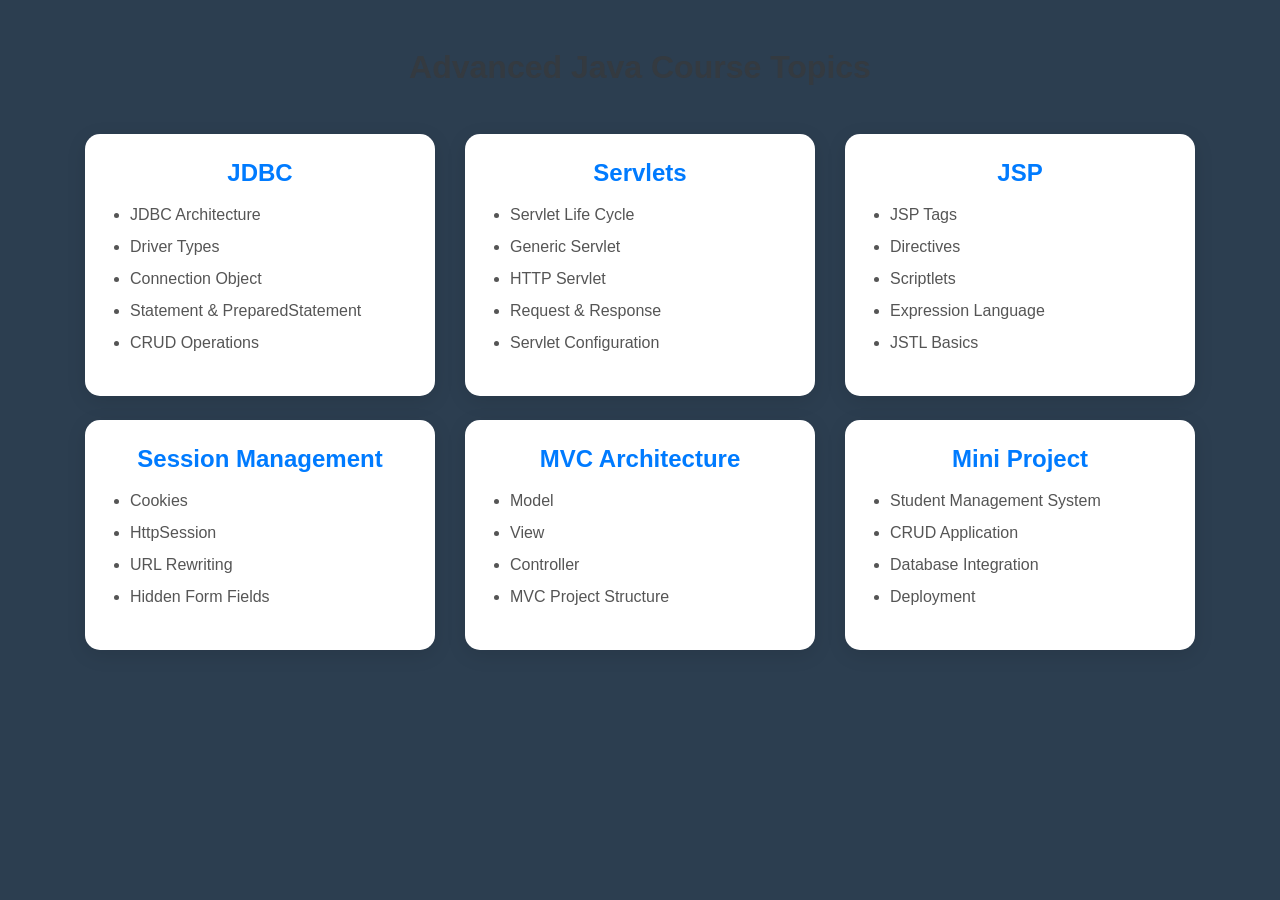
<file: advancedjava.html>
<!DOCTYPE html>
<html lang="en">
<head>
<meta charset="UTF-8">
<meta name="viewport" content="width=device-width, initial-scale=1">

<title>Advanced Java Course</title>

<link rel="stylesheet" href="https://stackpath.bootstrapcdn.com/bootstrap/4.5.2/css/bootstrap.min.css">
<link rel="stylesheet" href="advancedjava.css">
</head>

<body>

<section class="py-5">
<div class="container">

<h2 class="text-center mb-5">Advanced Java Course Topics</h2>

<div class="row">

<div class="col-md-4 mb-4 d-flex">
<div class="topic-card w-100">
<h4>JDBC</h4>
<ul>
<li>JDBC Architecture</li>
<li>Driver Types</li>
<li>Connection Object</li>
<li>Statement & PreparedStatement</li>
<li>CRUD Operations</li>
</ul>
</div>
</div>

<div class="col-md-4 mb-4 d-flex">
<div class="topic-card w-100">
<h4>Servlets</h4>
<ul>
<li>Servlet Life Cycle</li>
<li>Generic Servlet</li>
<li>HTTP Servlet</li>
<li>Request & Response</li>
<li>Servlet Configuration</li>
</ul>
</div>
</div>

<div class="col-md-4 mb-4 d-flex">
<div class="topic-card w-100">
<h4>JSP</h4>
<ul>
<li>JSP Tags</li>
<li>Directives</li>
<li>Scriptlets</li>
<li>Expression Language</li>
<li>JSTL Basics</li>
</ul>
</div>
</div>

<div class="col-md-4 mb-4 d-flex">
<div class="topic-card w-100">
<h4>Session Management</h4>
<ul>
<li>Cookies</li>
<li>HttpSession</li>
<li>URL Rewriting</li>
<li>Hidden Form Fields</li>
</ul>
</div>
</div>

<div class="col-md-4 mb-4 d-flex">
<div class="topic-card w-100">
<h4>MVC Architecture</h4>
<ul>
<li>Model</li>
<li>View</li>
<li>Controller</li>
<li>MVC Project Structure</li>
</ul>
</div>
</div>

<div class="col-md-4 mb-4 d-flex">
<div class="topic-card w-100">
<h4>Mini Project</h4>
<ul>
<li>Student Management System</li>
<li>CRUD Application</li>
<li>Database Integration</li>
<li>Deployment</li>
</ul>
</div>
</div>

</div>
</div>
</section>

</body>
</html>
</file>
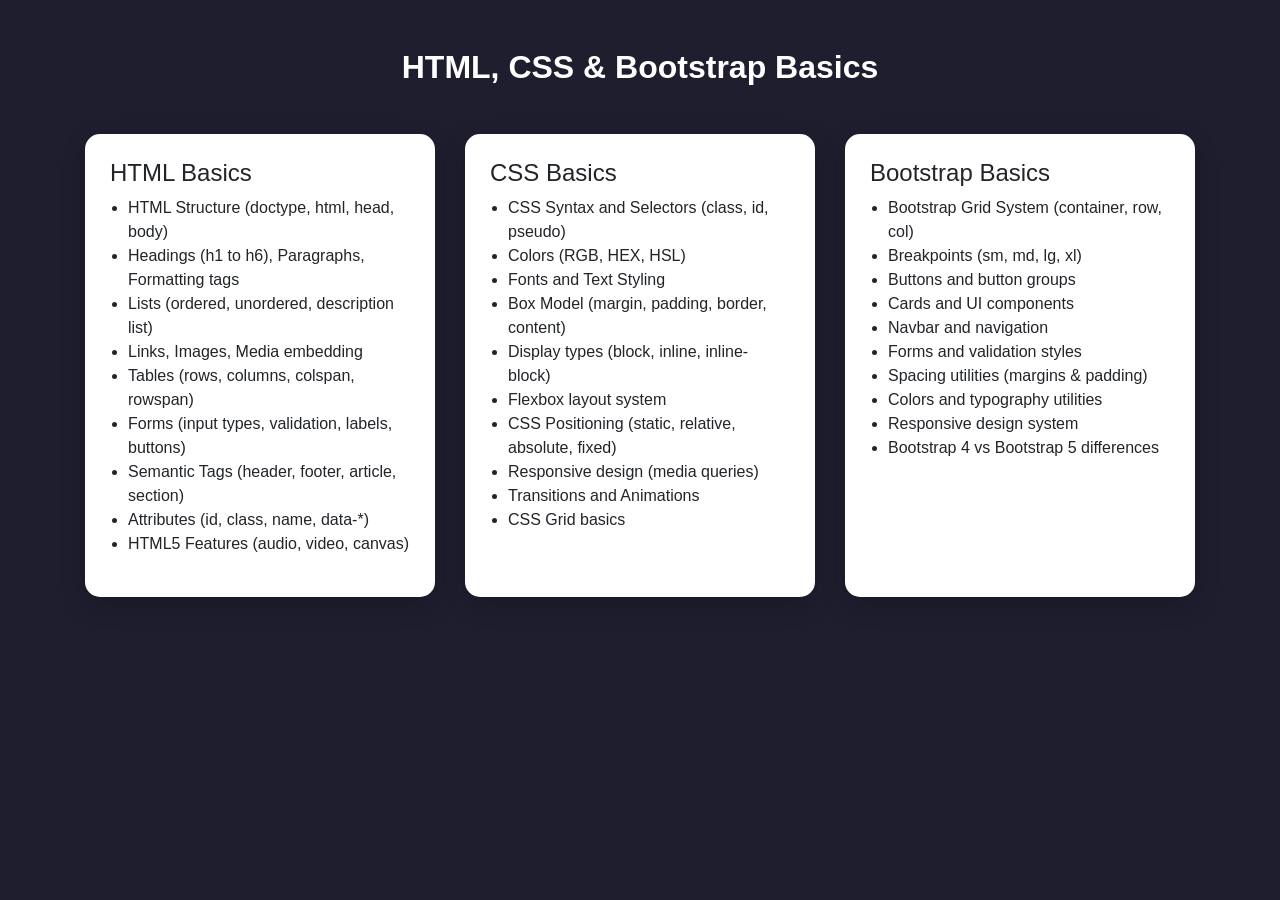
<file: enroll.html>
<!DOCTYPE html>
<html lang="en">
<head>
<meta charset="UTF-8">
<meta name="viewport" content="width=device-width, initial-scale=1">

<title>Web Development Course</title>

<link rel="stylesheet" href="https://stackpath.bootstrapcdn.com/bootstrap/4.5.2/css/bootstrap.min.css">
<link rel="stylesheet" href="enroll.css">
</head>

<body>

<section class="py-5">
<div class="container">

<h2 class="text-center mb-5">HTML, CSS & Bootstrap Basics</h2>

<div class="row">


<div class="col-md-4 mb-4 d-flex">
    <div class="topic-card w-100">
        <h4>HTML Basics</h4>
<ul>
    <li>HTML Structure (doctype, html, head, body)</li>
    <li>Headings (h1 to h6), Paragraphs, Formatting tags</li>
    <li>Lists (ordered, unordered, description list)</li>
    <li>Links, Images, Media embedding</li>
    <li>Tables (rows, columns, colspan, rowspan)</li>
    <li>Forms (input types, validation, labels, buttons)</li>
    <li>Semantic Tags (header, footer, article, section)</li>
    <li>Attributes (id, class, name, data-*)</li>
    <li>HTML5 Features (audio, video, canvas)</li>
</ul>
    </div>
</div>


<div class="col-md-4 mb-4 d-flex">
    <div class="topic-card w-100">
        <h4>CSS Basics</h4>
<ul>
    <li>CSS Syntax and Selectors (class, id, pseudo)</li>
    <li>Colors (RGB, HEX, HSL)</li>
    <li>Fonts and Text Styling</li>
    <li>Box Model (margin, padding, border, content)</li>
    <li>Display types (block, inline, inline-block)</li>
    <li>Flexbox layout system</li>
    <li>CSS Positioning (static, relative, absolute, fixed)</li>
    <li>Responsive design (media queries)</li>
    <li>Transitions and Animations</li>
    <li>CSS Grid basics</li>
</ul>
    </div>
</div>


<div class="col-md-4 mb-4 d-flex">
    <div class="topic-card w-100">
        <h4>Bootstrap Basics</h4>
        
<ul>
    <li>Bootstrap Grid System (container, row, col)</li>
    <li>Breakpoints (sm, md, lg, xl)</li>
    <li>Buttons and button groups</li>
    <li>Cards and UI components</li>
    <li>Navbar and navigation</li>
    <li>Forms and validation styles</li>
    <li>Spacing utilities (margins & padding)</li>
    <li>Colors and typography utilities</li>
    <li>Responsive design system</li>
    <li>Bootstrap 4 vs Bootstrap 5 differences</li>
</ul>
    </div>
</div>


</div>
</div>
</section>

</body>
</html>
</file>
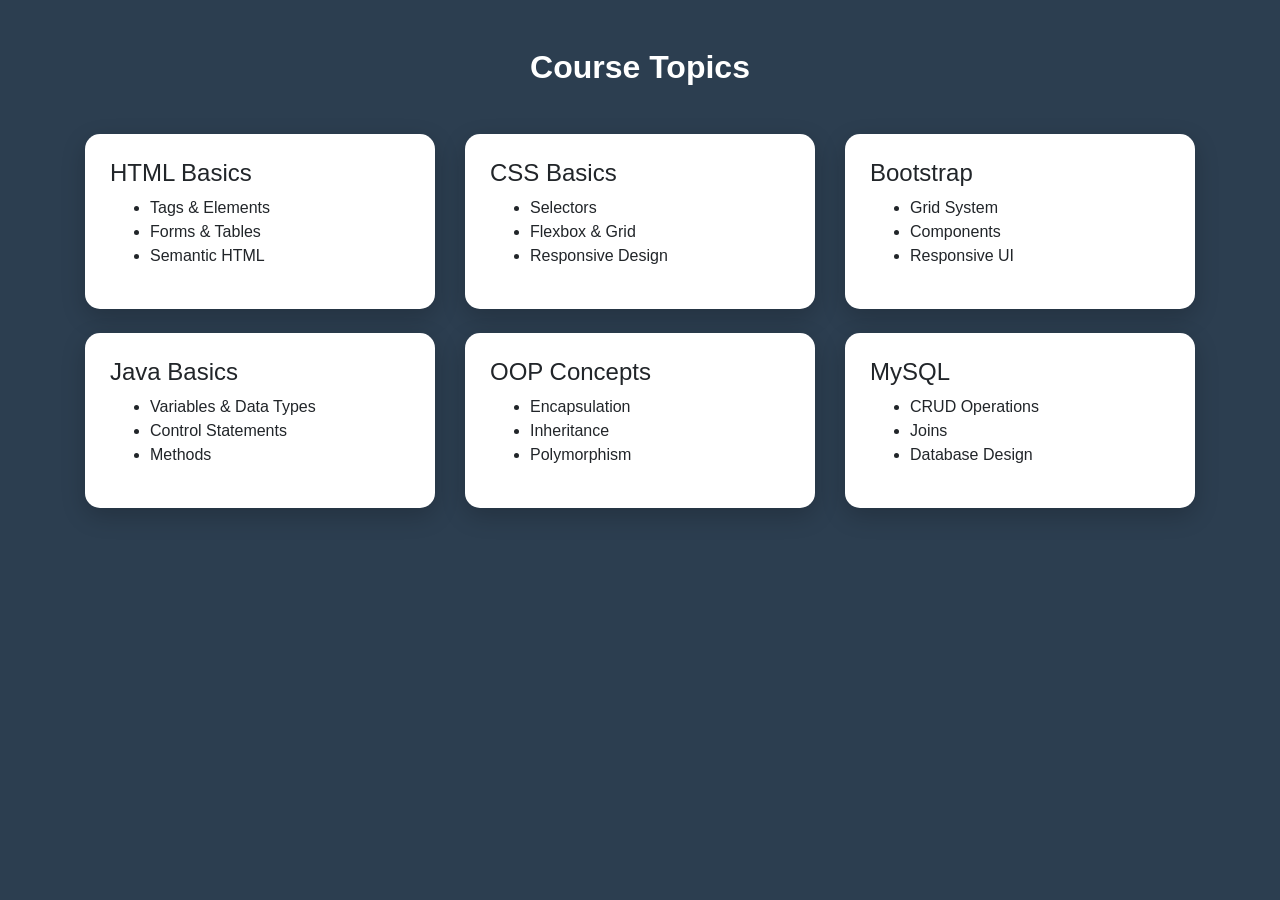
<file: java.html>
<!DOCTYPE html>
<html lang="en">
<head>
<meta charset="UTF-8">
<meta name="viewport" content="width=device-width, initial-scale=1">

<title>Java Course</title>

<link rel="stylesheet" href="https://stackpath.bootstrapcdn.com/bootstrap/4.5.2/css/bootstrap.min.css">

    <link rel="stylesheet" href="java.css">
</head>

<body>

<section class="py-5">
<div class="container">

<h2 class="text-center mb-5">Course Topics</h2>

<div class="row">

<!-- Box 1 -->
<div class="col-md-4 mb-4 d-flex">
<div class="topic-card w-100">
<h4>HTML Basics</h4>
<ul>
<li>Tags & Elements</li>
<li>Forms & Tables</li>
<li>Semantic HTML</li>
</ul>
</div>
</div>

<div class="col-md-4 mb-4 d-flex">
<div class="topic-card w-100">
<h4>CSS Basics</h4>
<ul>
<li>Selectors</li>
<li>Flexbox & Grid</li>
<li>Responsive Design</li>
</ul>
</div>
</div>

<div class="col-md-4 mb-4 d-flex">
<div class="topic-card w-100">
<h4>Bootstrap</h4>
<ul>
<li>Grid System</li>
<li>Components</li>
<li>Responsive UI</li>
</ul>
</div>
</div>

<div class="col-md-4 mb-4 d-flex">
<div class="topic-card w-100">
<h4>Java Basics</h4>
<ul>
<li>Variables & Data Types</li>
<li>Control Statements</li>
<li>Methods</li>
</ul>
</div>
</div>

<div class="col-md-4 mb-4 d-flex">
<div class="topic-card w-100">
<h4>OOP Concepts</h4>
<ul>
<li>Encapsulation</li>
<li>Inheritance</li>
<li>Polymorphism</li>
</ul>
</div>
</div>

<div class="col-md-4 mb-4 d-flex">
<div class="topic-card w-100">
<h4>MySQL</h4>
<ul>
<li>CRUD Operations</li>
<li>Joins</li>
<li>Database Design</li>
</ul>
</div>
</div>

</div>
</div>
</section>



</body>
</html>
</file>
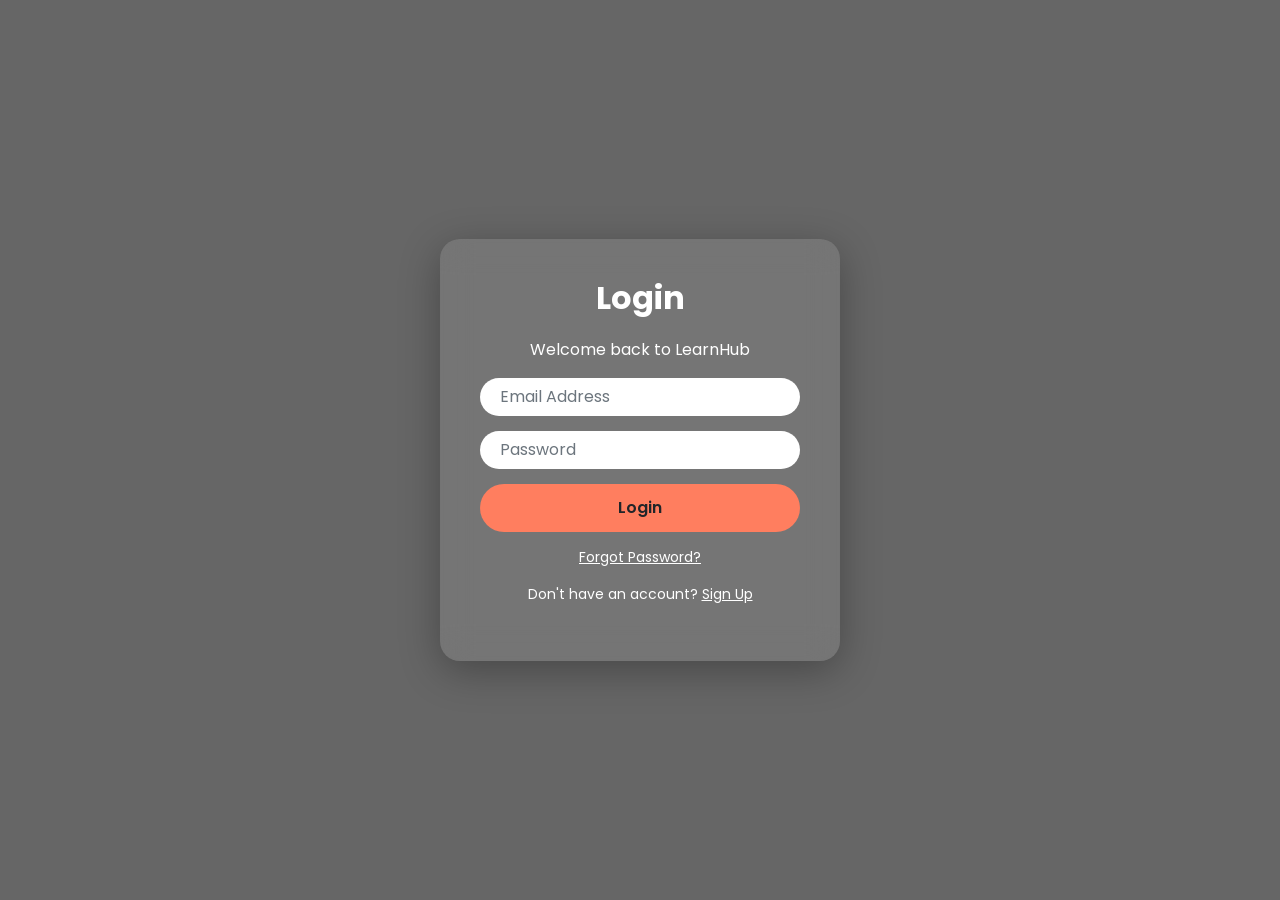
<file: login.html>
<!DOCTYPE html>
<html lang="en">
<head>
<meta charset="UTF-8">
<meta name="viewport" content="width=device-width, initial-scale=1">

<title>Login - LearnHub</title>
<link rel="stylesheet" href="https://stackpath.bootstrapcdn.com/bootstrap/4.5.2/css/bootstrap.min.css">

<link href="https://fonts.googleapis.com/css2?family=Poppins:wght@300;500;700&display=swap" rel="stylesheet">

<link rel="stylesheet" href="login.css">
</head>

<body>

<div class="login-card text-center">
<h2>Login</h2>
<p>Welcome back to LearnHub</p>

<form>
<input type="email" class="form-control" placeholder="Email Address" required>
<input type="password" class="form-control" placeholder="Password" required>

<button class="btn btn-login btn-block">Login</button>
</form>

<div class="extra-links">
<p><a href="#">Forgot Password?</a></p>
<p>Don't have an account? <a href="#">Sign Up</a></p>
</div>

</div>

</body>
</html>
</file>
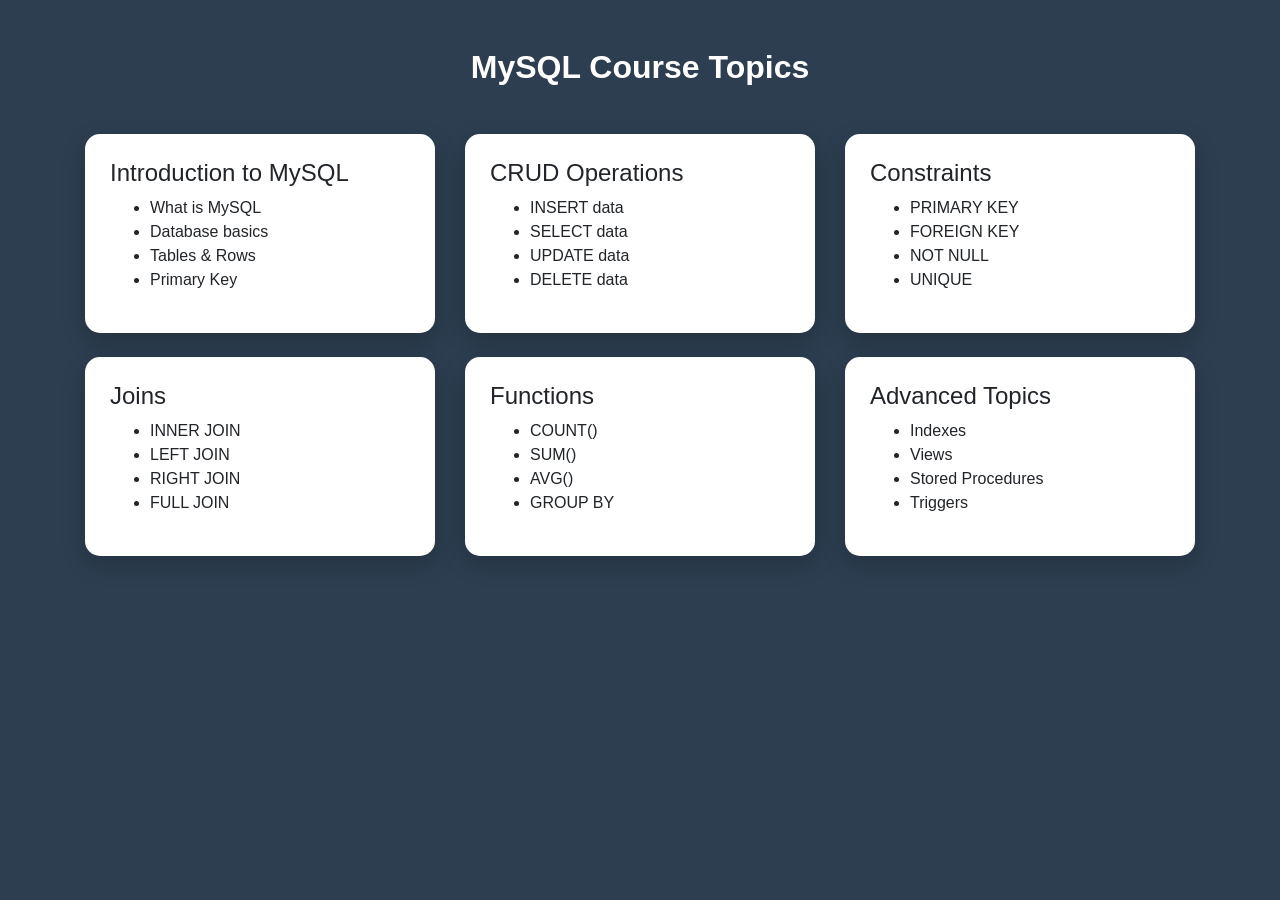
<file: mysql.html>
<!DOCTYPE html>
<html lang="en">
<head>
<meta charset="UTF-8">
<meta name="viewport" content="width=device-width, initial-scale=1">

<title>MySQL Course</title>

<link rel="stylesheet" href="https://stackpath.bootstrapcdn.com/bootstrap/4.5.2/css/bootstrap.min.css">

<link rel="stylesheet" href="mysql.css">
</head>

<body>

<section class="py-5">
<div class="container">

<h2 class="text-center mb-5">MySQL Course Topics</h2>

<div class="row">

<div class="col-md-4 mb-4 d-flex">
<div class="topic-card w-100">
<h4>Introduction to MySQL</h4>
<ul>
<li>What is MySQL</li>
<li>Database basics</li>
<li>Tables & Rows</li>
<li>Primary Key</li>
</ul>
</div>
</div>

<div class="col-md-4 mb-4 d-flex">
<div class="topic-card w-100">
<h4>CRUD Operations</h4>
<ul>
<li>INSERT data</li>
<li>SELECT data</li>
<li>UPDATE data</li>
<li>DELETE data</li>
</ul>
</div>
</div>

<div class="col-md-4 mb-4 d-flex">
<div class="topic-card w-100">
<h4>Constraints</h4>
<ul>
<li>PRIMARY KEY</li>
<li>FOREIGN KEY</li>
<li>NOT NULL</li>
<li>UNIQUE</li>
</ul>
</div>
</div>

<div class="col-md-4 mb-4 d-flex">
<div class="topic-card w-100">
<h4>Joins</h4>
<ul>
<li>INNER JOIN</li>
<li>LEFT JOIN</li>
<li>RIGHT JOIN</li>
<li>FULL JOIN</li>
</ul>
</div>
</div>

<!-- Box 5 -->
<div class="col-md-4 mb-4 d-flex">
<div class="topic-card w-100">
<h4>Functions</h4>
<ul>
<li>COUNT()</li>
<li>SUM()</li>
<li>AVG()</li>
<li>GROUP BY</li>
</ul>
</div>
</div>

<div class="col-md-4 mb-4 d-flex">
<div class="topic-card w-100">
<h4>Advanced Topics</h4>
<ul>
<li>Indexes</li>
<li>Views</li>
<li>Stored Procedures</li>
<li>Triggers</li>
</ul>
</div>
</div>

</div>
</div>
</section>



</body>
</html>
</file>
<file: advancedjava.css>
body{
    font-family:'Segoe UI',sans-serif;
    background:#2c3e50; 
}

h2{
    color:#343a40;
    font-weight:bold;
}

.topic-card{
    background:#fff;
    border-radius:15px;
    padding:25px;
    box-shadow:0 5px 20px rgba(0,0,0,0.1);
    transition:0.3s;
    height:100%;
}

.topic-card:hover{
    transform:translateY(-8px);
    box-shadow:0 10px 25px rgba(0,0,0,0.15);
}

.topic-card h4{
    color:#007bff;
    margin-bottom:15px;
    text-align:center;
    font-weight:600;
}

.topic-card ul{
    padding-left:20px;
}

.topic-card li{
    margin-bottom:8px;
    color:#555;
}
</file>
<file: enroll.css>
body {
    font-family: 'Poppins', sans-serif;
    margin: 0;
    background: #1e1e2f;
}

h2 {
    color: white;
    font-weight: 700;
}

.topic-card {
    background: white;
    border-radius: 15px;
    padding: 25px;
    box-shadow: 0 8px 25px rgba(0,0,0,0.2);
    transition: 0.3s;
    height: 100%;
}

.topic-card:hover {
    transform: translateY(-8px);
}

.topic-card ul {
    padding-left: 18px;
}

.row > div {
    display: flex;
}
</file>
<file: java.css>
body {
    font-family: 'Poppins', sans-serif;
    margin: 0;
    background: #2c3e50; 
}

h2 {
    color: white;
    font-weight: 700;
}


.topic-card {
    background: white;
    border-radius: 15px;
    padding: 25px;
    box-shadow: 0 8px 25px rgba(0,0,0,0.2);
    transition: 0.3s;
    height: 100%;
}

.topic-card:hover {
    transform: translateY(-8px);
}

.row > div {
    display: flex;
}
</file>
<file: login.css>
body {
    font-family: 'Poppins', sans-serif;
    height: 100vh;
    margin: 0;
    background: linear-gradient(135deg, #667eea, #764ba2);
    display: flex;
    justify-content: center;
    align-items: center;
}


.login-card {
    width: 100%;
    max-width: 400px;
    padding: 40px;
    border-radius: 20px;
    background: rgba(255,255,255,0.1);
    backdrop-filter: blur(15px);
    box-shadow: 0 10px 40px rgba(0,0,0,0.3);
    color: white;
}


.login-card h2 {
    font-weight: 700;
    margin-bottom: 20px;
}

.form-control {
    border-radius: 50px;
    padding: 12px 20px;
    border: none;
    margin-bottom: 15px;
}


.btn-login {
    border-radius: 50px;
    padding: 12px;
    font-weight: 600;
    background: #ff7e5f;
    border: none;
}

.btn-login:hover {
    background: #ff3f34;
}

.extra-links {
    margin-top: 15px;
    font-size: 14px;
}

.extra-links a {
    color: #fff;
    text-decoration: underline;
}
body {
    font-family: 'Poppins', sans-serif;
    height: 100vh;
    margin: 0;
    display: flex;
    justify-content: center;
    align-items: center;

    background: linear-gradient(rgba(0,0,0,0.6), rgba(0,0,0,0.6)),
                url('https://images.unsplash.com/photo-1498050108023-c5249f4df085') no-repeat center/cover;
}
</file>
<file: mysql.css>
body {
    font-family: 'Poppins', sans-serif;
    margin: 0;
    background: #2c3e50; /* single color */
}

h2 {
    color: white;
    font-weight: 700;
}


.topic-card {
    background: white;
    border-radius: 15px;
    padding: 25px;
    box-shadow: 0 8px 25px rgba(0,0,0,0.2);
    transition: 0.3s;
    height: 100%;
}

.topic-card:hover {
    transform: translateY(-8px);
}

.row > div {
    display: flex;
}
</file>
